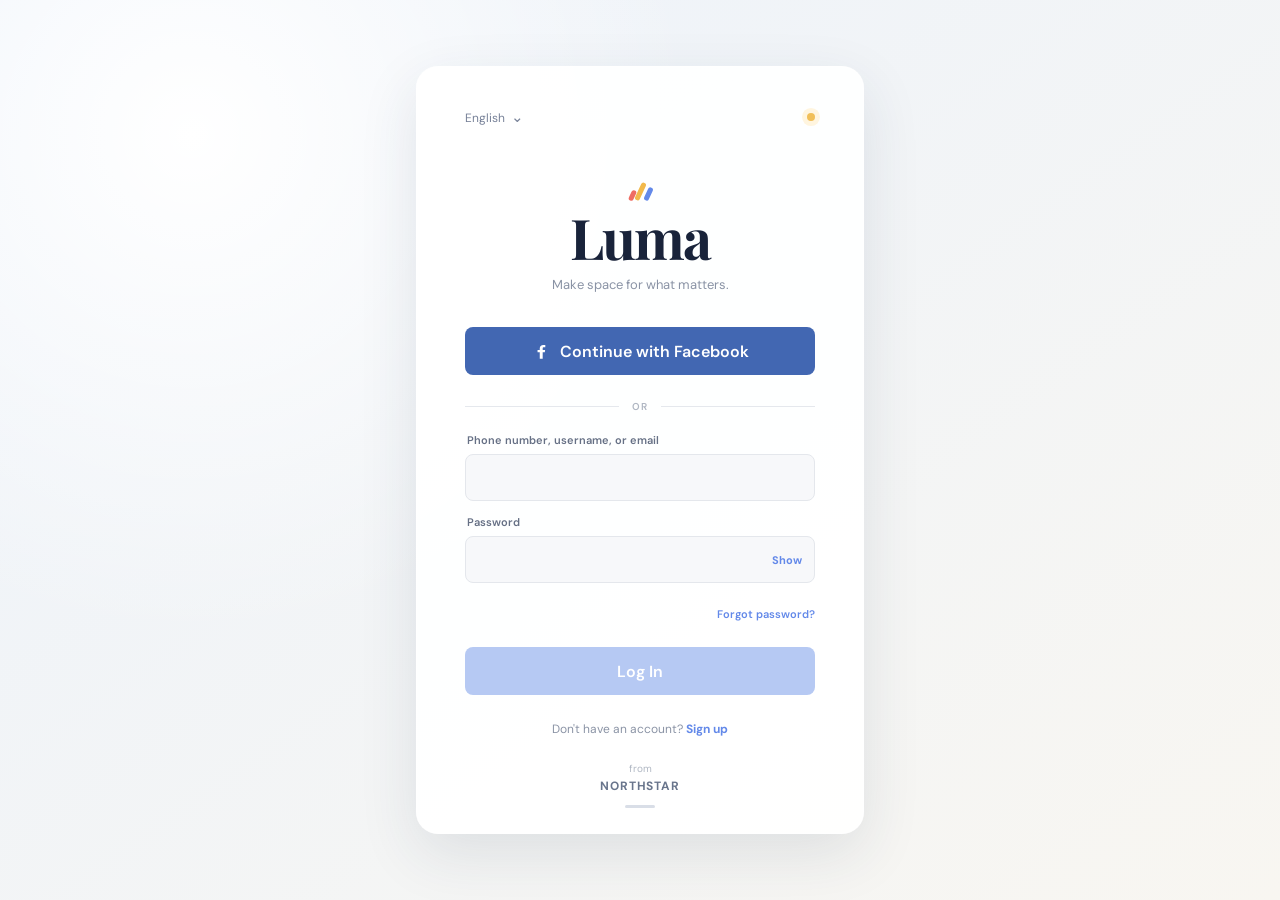
<file: index.html>
<!doctype html>
<html lang="en">
  <head>
    <meta charset="UTF-8" />
    <meta name="viewport" content="width=device-width, initial-scale=1.0" />
    <meta name="description" content="Sign in to Luma" />
    <title>Log in · Luma</title>
    <link rel="preconnect" href="https://fonts.googleapis.com" />
    <link rel="preconnect" href="https://fonts.gstatic.com" crossorigin />
    <link href="https://fonts.googleapis.com/css2?family=DM+Sans:wght@400;500;600;700&family=Playfair+Display:wght@600;700&display=swap" rel="stylesheet" />
  </head>
  <style>
    :root { font-family: "DM Sans", sans-serif; color: #19233a; background: #f0f4fb; font-synthesis: none; }
    * { box-sizing: border-box; }
    body { margin: 0; min-width: 320px; min-height: 100vh; }
    button, input { font: inherit; }
    button, a { -webkit-tap-highlight-color: transparent; }
    .page-shell { min-height: 100vh; display: flex; align-items: center; justify-content: center; padding: 28px 24px; background: radial-gradient(circle at 15% 15%, #fff 0, transparent 38%), linear-gradient(145deg, #edf3fb, #f8f6f1); }
    .login-card { width: 100%; max-width: 448px; min-height: 700px; padding: 28px 48px 25px; display: flex; flex-direction: column; background: rgba(255,255,255,.92); border: 1px solid rgba(255,255,255,.9); border-radius: 22px; box-shadow: 0 20px 60px rgba(32, 51, 84, .11); }
    .topbar { display: flex; justify-content: space-between; align-items: center; }
    .language { min-height: 44px; padding: 0; border: 0; background: none; color: #778198; font-size: 12px; cursor: pointer; }
    .language span { margin-left: 3px; font-size: 15px; }
    .topbar-dot { width: 8px; height: 8px; border-radius: 50%; background: #f1bf58; box-shadow: 0 0 0 5px #fff5df; }
    .intro { margin: 40px 0 34px; text-align: center; }
    .brand-mark { height: 22px; display: flex; align-items: end; justify-content: center; gap: 3px; margin-bottom: 8px; }
    .brand-mark span { display: block; width: 5px; border-radius: 5px; background: #ef6d63; transform: rotate(25deg); }
    .brand-mark span:nth-child(1) { height: 11px; }.brand-mark span:nth-child(2) { height: 19px; background: #f2b94b; }.brand-mark span:nth-child(3) { height: 14px; background: #6389e9; }
    h1 { margin: 0; color: #19233a; font-family: "Playfair Display", serif; font-size: clamp(42px, 9vw, 56px); line-height: 1; letter-spacing: -.04em; }
    .intro p { margin: 11px 0 0; color: #8a93a5; font-size: 13px; }
    .login-form { display: flex; flex-direction: column; }
    .facebook-button, .login-button { width: 100%; min-height: 48px; border: 0; border-radius: 8px; color: white; font-weight: 600; cursor: pointer; transition: transform .2s, background .2s, box-shadow .2s; }
    .facebook-button { display: flex; align-items: center; justify-content: center; gap: 9px; background: #4267b2; }
    .facebook-button svg { width: 19px; height: 19px; }
    .facebook-button:hover { background: #36599c; box-shadow: 0 6px 16px rgba(66,103,178,.2); }
    .facebook-button:active, .login-button:not(:disabled):active { transform: scale(.98); }
    .divider { display: flex; align-items: center; gap: 13px; margin: 25px 0 20px; color: #b0b7c3; font-size: 10px; letter-spacing: .08em; }
    .divider span { height: 1px; flex: 1; background: #e5e8ed; }.divider b { font-weight: 600; }
    .field-group { margin-bottom: 14px; }.field-group label { display: block; margin: 0 0 7px 2px; color: #667085; font-size: 11px; font-weight: 600; }
    input { width: 100%; min-height: 47px; padding: 0 14px; color: #19233a; background: #f7f8fa; border: 1px solid #e4e7ec; border-radius: 8px; outline: none; transition: border .2s, box-shadow .2s, background .2s; }
    input:focus { background: #fff; border-color: #6389e9; box-shadow: 0 0 0 3px rgba(99,137,233,.14); }
    .password-wrap { position: relative; }.password-wrap input { padding-right: 60px; }.toggle-password { position: absolute; top: 2px; right: 2px; min-width: 52px; height: 43px; border: 0; background: transparent; color: #6389e9; font-size: 11px; font-weight: 700; cursor: pointer; }
    .forgot-link { align-self: flex-end; min-height: 44px; padding-top: 10px; color: #6389e9; font-size: 11px; font-weight: 600; text-decoration: none; }.forgot-link:hover, .signup a:hover { text-decoration: underline; }
    .login-button { margin-top: 6px; background: #b6c9f3; }.login-button:not(:disabled) { background: #6389e9; }.login-button:not(:disabled):hover { background: #5279dc; box-shadow: 0 7px 18px rgba(99,137,233,.25); }.login-button:disabled { cursor: not-allowed; }
    .form-message { min-height: 17px; margin: 9px 0 0; color: #6389e9; font-size: 11px; text-align: center; }.signup { margin: auto 0 25px; color: #8a93a5; font-size: 12px; text-align: center; }.signup a { color: #6389e9; font-weight: 700; text-decoration: none; }
    .branding { display: flex; flex-direction: column; align-items: center; gap: 3px; color: #b0b7c3; font-size: 10px; }.branding strong { color: #69758c; font-size: 12px; letter-spacing: .08em; text-transform: uppercase; }.branding i { width: 30px; height: 3px; margin-top: 8px; border-radius: 3px; background: #d9dee7; }
    @media (max-width: 480px) { .page-shell { padding: 0; background: #fff; }.login-card { min-height: 100vh; padding: 22px 24px 20px; border: 0; border-radius: 0; box-shadow: none; }.intro { margin-top: 44px; margin-bottom: 38px; } }
    @media (min-width: 481px) and (max-width: 1024px) { .page-shell { padding: 40px 24px; } }
    @media (prefers-reduced-motion: reduce) { *, *::before, *::after { transition-duration: .01ms !important; } }
  </style>
  <body>
    <main class="page-shell">
      <section class="login-card" aria-labelledby="brand-name">
        <div class="topbar">
          <button class="language" type="button" aria-label="Choose language">English <span aria-hidden="true">⌄</span></button>
          <span class="topbar-dot" aria-hidden="true"></span>
        </div>

        <div class="intro">
          <div class="brand-mark" aria-hidden="true"><span></span><span></span><span></span></div>
          <h1 id="brand-name">Luma</h1>
          <p>Make space for what matters.</p>
        </div>

        <form class="login-form" id="login-form">
          <button class="facebook-button" type="button">
            <svg aria-hidden="true" viewBox="0 0 24 24"><path fill="currentColor" d="M13.5 21v-8h2.7l.4-3h-3.1V8.1c0-.9.3-1.5 1.6-1.5h1.7V3.9c-.3 0-1.4-.1-2.6-.1-2.6 0-4.4 1.6-4.4 4.5V10H7v3h2.8v8h3.7Z"/></svg>
            Continue with Facebook
          </button>

          <div class="divider"><span></span><b>OR</b><span></span></div>

          <div class="field-group">
            <label for="identity">Phone number, username, or email</label>
            <input id="identity" name="identity" type="text" autocomplete="username" required />
          </div>
          <div class="field-group">
            <label for="password">Password</label>
            <div class="password-wrap">
              <input id="password" name="password" type="password" autocomplete="current-password" required />
              <button class="toggle-password" id="toggle-password" type="button" aria-label="Show password">Show</button>
            </div>
          </div>

          <a class="forgot-link" href="#forgot-password">Forgot password?</a>
          <button class="login-button" id="login-button" type="submit" disabled>Log In</button>
          <p class="form-message" id="form-message" role="status" aria-live="polite"></p>
        </form>

        <p class="signup">Don't have an account? <a href="#sign-up">Sign up</a></p>
        <footer class="branding"><span>from</span><strong>northstar</strong><i aria-hidden="true"></i></footer>
      </section>
    </main>
    <script>
      const identityInput = document.querySelector('#identity');
      const passwordInput = document.querySelector('#password');
      const loginButton = document.querySelector('#login-button');
      const loginForm = document.querySelector('#login-form');
      const togglePassword = document.querySelector('#toggle-password');
      const message = document.querySelector('#form-message');

      function updateButtonState() {
        loginButton.disabled = !identityInput.value.trim() || !passwordInput.value.trim();
      }

      identityInput.addEventListener('input', updateButtonState);
      passwordInput.addEventListener('input', updateButtonState);

      togglePassword.addEventListener('click', () => {
        const isPassword = passwordInput.type === 'password';
        passwordInput.type = isPassword ? 'text' : 'password';
        togglePassword.textContent = isPassword ? 'Hide' : 'Show';
        togglePassword.setAttribute('aria-label', `${isPassword ? 'Hide' : 'Show'} password`);
      });

      loginForm.addEventListener('submit', (event) => {
        event.preventDefault();
        message.textContent = 'Thanks! Your login details are ready to submit.';
      });
    </script>
  </body>
</html>
</file>
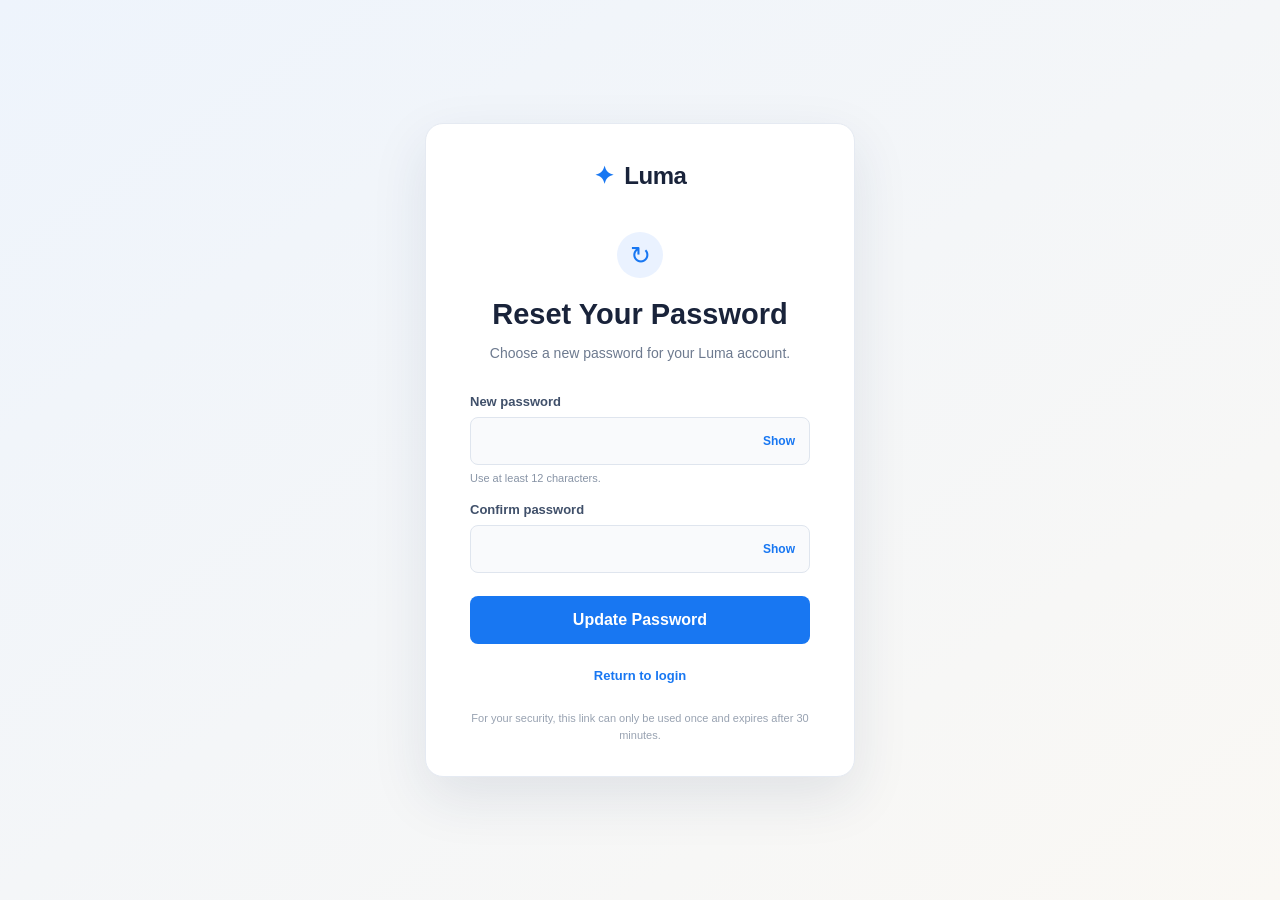
<file: landingpages/index.html>
<!doctype html>
<html lang="en" data-reset-endpoint="">

<head>
  <meta charset="UTF-8">
  <meta name="viewport" content="width=device-width, initial-scale=1.0">
  <meta name="description" content="Reset your Luma password">
  <title>Reset Your Password · Luma</title>
  <link rel="stylesheet" href="style.css">
</head>

<body>
  <main class="page-shell">
    <section class="reset-card" aria-labelledby="page-title">
      <a class="brand" href="/" aria-label="Luma home"><span class="brand-mark" aria-hidden="true">✦</span> Luma</a>
      <div class="intro">
        <div class="icon" aria-hidden="true">↻</div>
        <h1 id="page-title">Reset Your Password</h1>
        <p>Choose a new password for your Luma account.</p>
      </div>
      <div class="alert" id="alert" role="alert" aria-live="polite" hidden></div>
      <form id="reset-form" novalidate>
        <div class="field">
          <label for="new-password">New password</label>
          <div class="input-wrap">
            <input id="new-password" name="new_password" type="password" autocomplete="new-password" minlength="12"
              required>
            <button class="password-toggle" type="button" data-target="new-password"
              aria-label="Show new password">Show</button>
          </div>
          <small>Use at least 12 characters.</small>
        </div>
        <div class="field">
          <label for="confirm-password">Confirm password</label>
          <div class="input-wrap">
            <input id="confirm-password" name="confirm_password" type="password" autocomplete="new-password"
              minlength="12" required>
            <button class="password-toggle" type="button" data-target="confirm-password"
              aria-label="Show password confirmation">Show</button>
          </div>
        </div>
        <button class="submit-button" id="submit-button" type="submit">Update Password</button>
        </form>
      <p class="login-link"><a href="/login">Return to login</a></p>
      <p class="security-note">For your security, this link can only be used once and expires after 30 minutes.</p>
    </section>
  </main>
  <script src="script.js"></script>
</body>

</html>
</file>
<file: landingpages/style.css>
:root { font-family: Arial, Helvetica, sans-serif; color: #19233a; background: #f3f6fb; }
* { box-sizing: border-box; }
body { min-width: 320px; min-height: 100vh; margin: 0; }
button, input { font: inherit; }
.page-shell { min-height: 100vh; display: flex; align-items: center; justify-content: center; padding: 24px; background: linear-gradient(145deg, #eef4fc, #faf8f4); }
.reset-card { width: 100%; max-width: 430px; padding: 38px 44px 32px; border: 1px solid #e5eaf2; border-radius: 18px; background: #fff; box-shadow: 0 20px 55px rgba(32, 51, 84, .1); }
.brand { display: block; color: #19233a; font-size: 24px; font-weight: 700; letter-spacing: -.5px; text-align: center; text-decoration: none; }
.brand-mark { color: #1877f2; margin-right: 5px; }
.intro { margin: 42px 0 30px; text-align: center; }
.icon { width: 46px; height: 46px; display: grid; place-items: center; margin: 0 auto 18px; border-radius: 50%; color: #1877f2; background: #eaf2ff; font-size: 25px; }
h1 { margin: 0 0 10px; font-size: 29px; line-height: 1.25; }
.intro p { margin: 0; color: #6d7a8f; font-size: 14px; line-height: 21px; }
.field { margin-bottom: 18px; }
.field label { display: block; margin: 0 0 8px; color: #40506a; font-size: 13px; font-weight: 700; }
.field small { display: block; margin-top: 7px; color: #8894a6; font-size: 11px; }
.input-wrap { position: relative; }
input { width: 100%; min-height: 48px; padding: 0 66px 0 14px; border: 1px solid #dfe5ee; border-radius: 8px; outline: none; color: #19233a; background: #f9fafc; }
input:focus { border-color: #1877f2; background: #fff; box-shadow: 0 0 0 3px rgba(24,119,242,.13); }
.password-toggle { position: absolute; top: 2px; right: 2px; min-width: 58px; height: 44px; padding: 0 8px; border: 0; color: #1877f2; background: transparent; font-size: 12px; font-weight: 700; cursor: pointer; }
.submit-button { width: 100%; min-height: 48px; margin-top: 5px; border: 0; border-radius: 8px; color: #fff; background: #1877f2; font-weight: 700; cursor: pointer; }
.submit-button:hover { background: #1268d7; }
.submit-button:disabled { opacity: .65; cursor: wait; }
.alert { margin: 0 0 20px; padding: 12px 14px; border-radius: 7px; color: #9d302b; background: #fff0ef; font-size: 13px; line-height: 19px; }
.alert.success { color: #216b4a; background: #edf9f2; }
.login-link { margin: 24px 0 0; text-align: center; font-size: 13px; }
.login-link a { color: #1877f2; font-weight: 700; text-decoration: none; }
.login-link a:hover { text-decoration: underline; }
.security-note { margin: 27px 0 0; color: #98a2b1; font-size: 11px; line-height: 17px; text-align: center; }
@media (max-width: 480px) { .page-shell { padding: 0; background: #fff; } .reset-card { min-height: 100vh; padding: 30px 24px 24px; border: 0; border-radius: 0; box-shadow: none; } .intro { margin-top: 48px; } }
</file>
